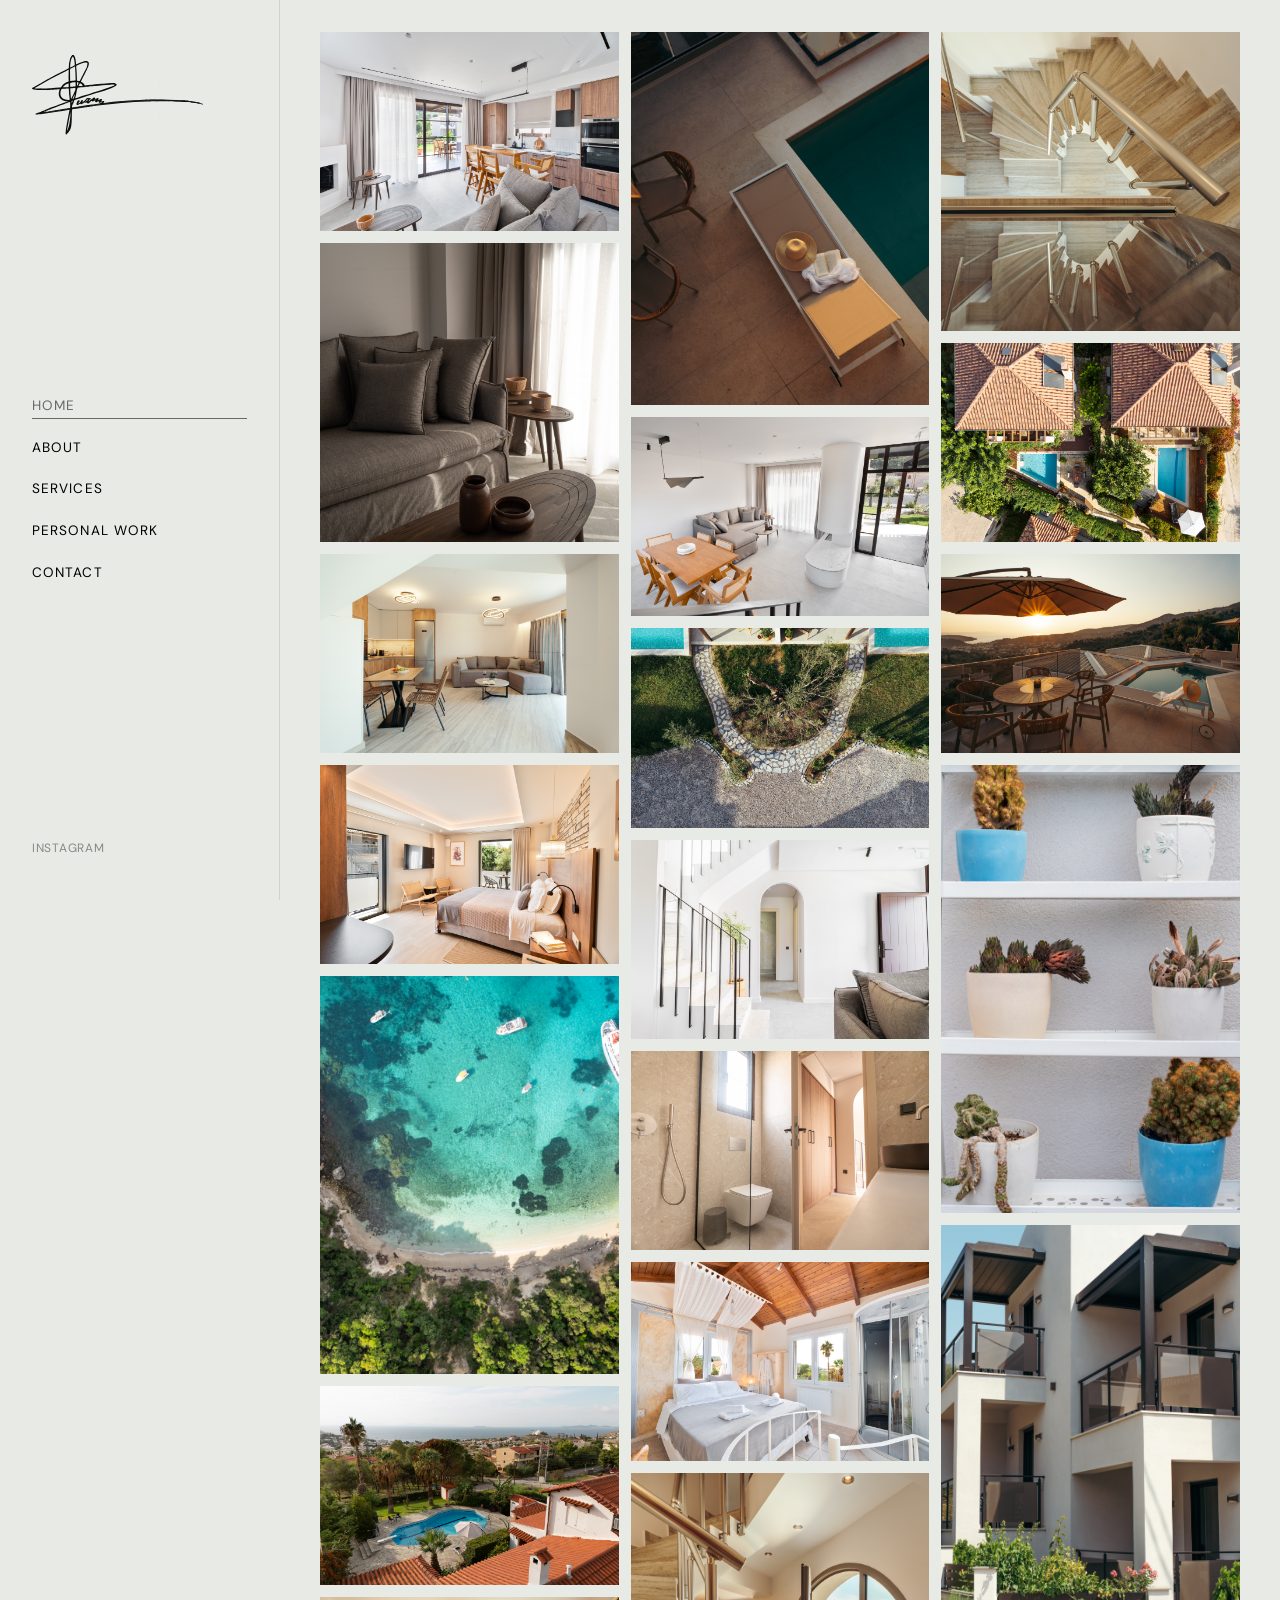
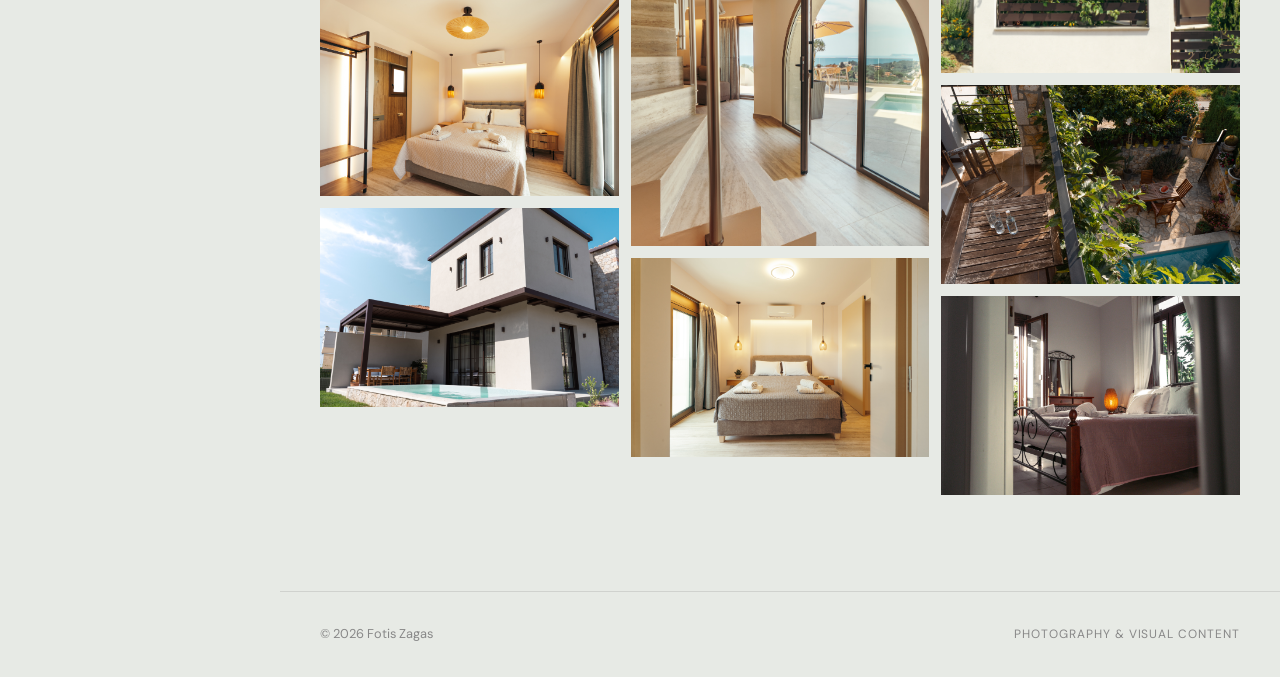
<file: index.html>
<!DOCTYPE html>
<html lang="en">
<head>
  <meta charset="UTF-8" />
  <meta name="viewport" content="width=device-width, initial-scale=1.0" />
  <title>Fotis Zagas — Photography</title>
  <meta name="description" content="Professional architectural photography, drone sessions, 3D virtual tours, and video production. Capturing spaces with precision and artistry." />

  <!-- Google Fonts -->
  <link rel="preconnect" href="https://fonts.googleapis.com" />
  <link rel="preconnect" href="https://fonts.gstatic.com" crossorigin />
  <link href="https://fonts.googleapis.com/css2?family=Cormorant+Garamond:ital,wght@0,300;0,400;0,500;0,600;1,300;1,400&family=DM+Sans:wght@300;400;500&display=swap" rel="stylesheet" />

  <link rel="icon" type="image/x-icon" href="logo.ico" />
  <link rel="stylesheet" href="style.css" />
</head>
<body>

  <!-- ===================== SIDEBAR NAVIGATION ===================== -->
  <aside class="sidebar" id="sidebar">
    <a href="index.html" class="sidebar__logo">
      <img src="assets/logo.svg" alt="Fotis Zagas — Photography" />
    </a>

    <nav class="sidebar__nav">
      <a href="index.html" class="sidebar__link">Home</a>
      <a href="about.html" class="sidebar__link">About</a>
      <a href="services.html" class="sidebar__link">Services</a>
      <a href="personal-work.html" class="sidebar__link">Personal Work</a>
      <a href="contact.html" class="sidebar__link">Contact</a>
    </nav>

    <div class="sidebar__footer">
      <a href="https://www.instagram.com/fotis_zagas/" target="_blank" rel="noopener noreferrer" class="sidebar__social">Instagram</a>
    </div>
  </aside>

  <!-- ===================== MOBILE HEADER ===================== -->
  <header class="mobile-header" id="mobile-header">
    <a href="index.html" class="mobile-header__logo">
      <img src="assets/logo.svg" alt="Fotis Zagas" />
    </a>
    <button class="hamburger" id="hamburger" aria-label="Toggle menu" aria-expanded="false">
      <span class="hamburger__line"></span>
      <span class="hamburger__line"></span>
      <span class="hamburger__line"></span>
    </button>
  </header>

  <!-- Mobile Drawer Overlay -->
  <div class="mobile-drawer" id="mobile-drawer">
    <nav class="mobile-drawer__nav">
      <a href="index.html" class="mobile-drawer__link">Home</a>
      <a href="about.html" class="mobile-drawer__link">About</a>
      <a href="services.html" class="mobile-drawer__link">Services</a>
      <a href="personal-work.html" class="mobile-drawer__link">Personal Work</a>
      <a href="contact.html" class="mobile-drawer__link">Contact</a>
    </nav>
  </div>


  <!-- ===================== MAIN CONTENT ===================== -->
  <main class="main" id="main">

    <!-- ========== HERO SECTION ========== -->
    <section class="hero" id="hero">
      <div class="hero-grid">
        <div class="hero-grid__item reveal"><img src="assets/home/hero-1.jpg" alt="Architectural photograph" loading="lazy" /></div>
        <div class="hero-grid__item reveal"><img src="assets/home/hero-2.jpg" alt="Architectural photograph" loading="lazy" /></div>
        <div class="hero-grid__item reveal"><img src="assets/home/hero-3.jpg" alt="Architectural photograph" loading="lazy" /></div>
        <div class="hero-grid__item reveal"><img src="assets/home/hero-4.jpg" alt="Architectural photograph" loading="lazy" /></div>
        <div class="hero-grid__item reveal"><img src="assets/home/hero-5.jpg" alt="Architectural photograph" loading="lazy" /></div>
        <div class="hero-grid__item reveal"><img src="assets/home/hero-6.jpg" alt="Architectural photograph" loading="lazy" /></div>
        <div class="hero-grid__item reveal"><img src="assets/home/hero-7.jpg" alt="Architectural photograph" loading="lazy" /></div>
        <div class="hero-grid__item reveal"><img src="assets/home/hero-8.jpg" alt="Architectural photograph" loading="lazy" /></div>
        <div class="hero-grid__item reveal"><img src="assets/home/hero-9.jpg" alt="Architectural photograph" loading="lazy" /></div>
        <div class="hero-grid__item reveal"><img src="assets/home/hero-10.jpg" alt="Architectural photograph" loading="lazy" /></div>
        <div class="hero-grid__item reveal"><img src="assets/home/hero-11.jpg" alt="Architectural photograph" loading="lazy" /></div>
        <div class="hero-grid__item reveal"><img src="assets/home/hero-12.jpg" alt="Architectural photograph" loading="lazy" /></div>
        <div class="hero-grid__item reveal"><img src="assets/home/hero-13.jpg" alt="Architectural photograph" loading="lazy" /></div>
        <div class="hero-grid__item reveal"><img src="assets/home/hero-14.jpg" alt="Architectural photograph" loading="lazy" /></div>
        <div class="hero-grid__item reveal"><img src="assets/home/hero-15.jpg" alt="Architectural photograph" loading="lazy" /></div>
        <div class="hero-grid__item reveal"><img src="assets/home/hero-16.jpg" alt="Architectural photograph" loading="lazy" /></div>
        <div class="hero-grid__item reveal"><img src="assets/home/hero-17.jpg" alt="Architectural photograph" loading="lazy" /></div>
        <div class="hero-grid__item reveal"><img src="assets/home/hero-18.jpg" alt="Architectural photograph" loading="lazy" /></div>
        <div class="hero-grid__item reveal"><img src="assets/home/hero-19.jpg" alt="Architectural photograph" loading="lazy" /></div>
        <div class="hero-grid__item reveal"><img src="assets/home/hero-20.jpg" alt="Architectural photograph" loading="lazy" /></div>
        <div class="hero-grid__item reveal"><img src="assets/home/hero-21.jpg" alt="Architectural photograph" loading="lazy" /></div>
        <div class="hero-grid__item reveal"><img src="assets/home/hero-22.jpg" alt="Architectural photograph" loading="lazy" /></div>
        <div class="hero-grid__item reveal"><img src="assets/home/hero-23.jpg" alt="Architectural photograph" loading="lazy" /></div>
      </div>
    </section>


    <!-- ========== FOOTER ========== -->
    <footer class="footer">
      <div class="footer__inner">
        <span class="footer__copy">&copy; <span id="year"></span> Fotis Zagas</span>
        <span class="footer__tagline">Photography &amp; Visual Content</span>
      </div>
    </footer>

  </main>

  <script src="script.js"></script>
</body>
</html>
</file>
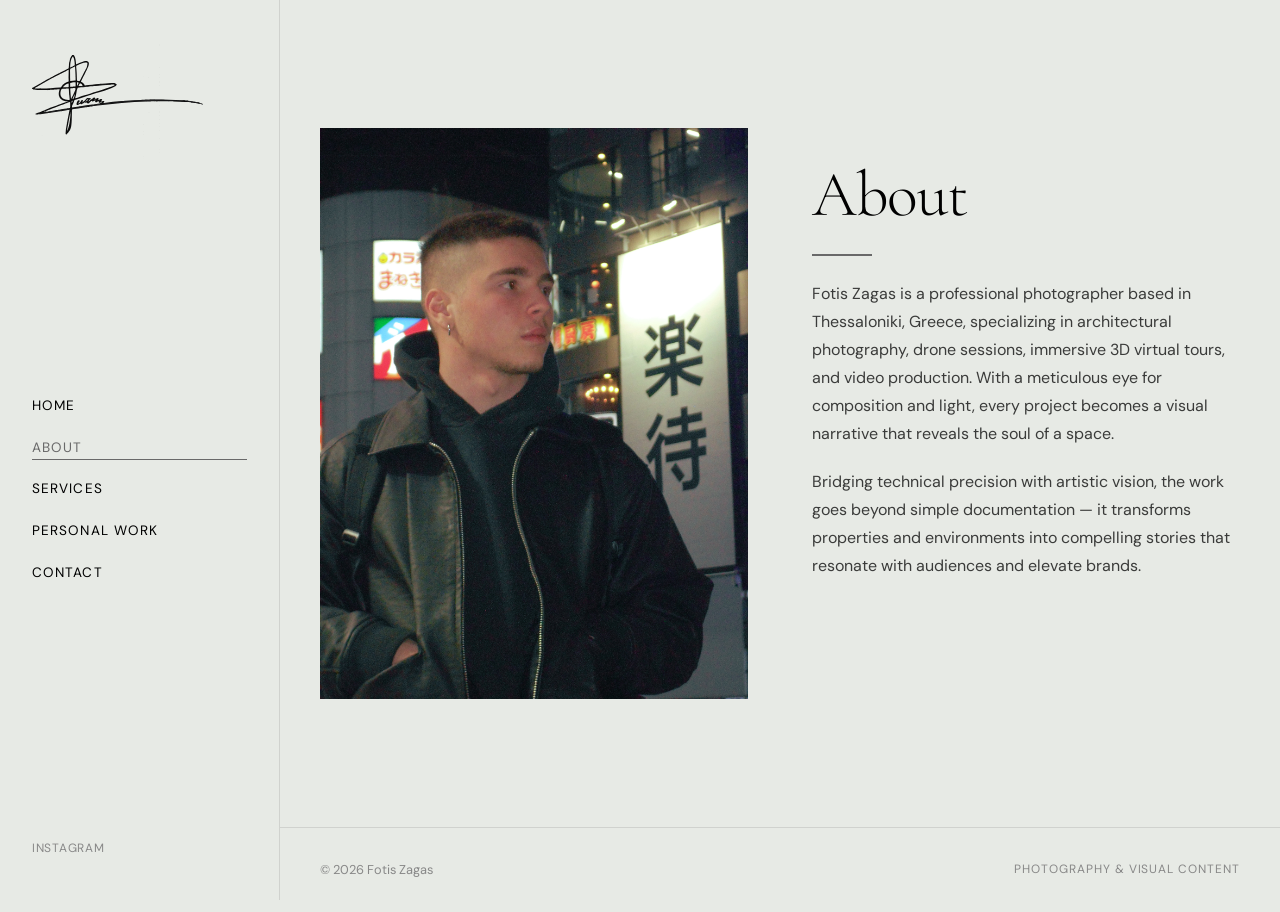
<file: about.html>
<!DOCTYPE html>
<html lang="en">
<head>
  <meta charset="UTF-8" />
  <meta name="viewport" content="width=device-width, initial-scale=1.0" />
  <title>About — Fotis Zagas Photography</title>
  <meta name="description" content="Learn about Fotis Zagas, a professional photographer based in Thessaloniki, Greece, specializing in architectural photography and visual content." />

  <!-- Google Fonts -->
  <link rel="preconnect" href="https://fonts.googleapis.com" />
  <link rel="preconnect" href="https://fonts.gstatic.com" crossorigin />
  <link href="https://fonts.googleapis.com/css2?family=Cormorant+Garamond:ital,wght@0,300;0,400;0,500;0,600;1,300;1,400&family=DM+Sans:wght@300;400;500&display=swap" rel="stylesheet" />

  <link rel="icon" type="image/x-icon" href="logo.ico" />
  <link rel="stylesheet" href="style.css" />
</head>
<body>

  <!-- ===================== SIDEBAR NAVIGATION ===================== -->
  <aside class="sidebar" id="sidebar">
    <a href="index.html" class="sidebar__logo">
      <img src="assets/logo.svg" alt="Fotis Zagas — Photography" />
    </a>

    <nav class="sidebar__nav">
      <a href="index.html" class="sidebar__link">Home</a>
      <a href="about.html" class="sidebar__link">About</a>
      <a href="services.html" class="sidebar__link">Services</a>
      <a href="personal-work.html" class="sidebar__link">Personal Work</a>
      <a href="contact.html" class="sidebar__link">Contact</a>
    </nav>

    <div class="sidebar__footer">
      <a href="https://www.instagram.com/fotis_zagas/" target="_blank" rel="noopener noreferrer" class="sidebar__social">Instagram</a>
    </div>
  </aside>

  <!-- ===================== MOBILE HEADER ===================== -->
  <header class="mobile-header" id="mobile-header">
    <a href="index.html" class="mobile-header__logo">
      <img src="assets/logo.svg" alt="Fotis Zagas" />
    </a>
    <button class="hamburger" id="hamburger" aria-label="Toggle menu" aria-expanded="false">
      <span class="hamburger__line"></span>
      <span class="hamburger__line"></span>
      <span class="hamburger__line"></span>
    </button>
  </header>

  <!-- Mobile Drawer Overlay -->
  <div class="mobile-drawer" id="mobile-drawer">
    <nav class="mobile-drawer__nav">
      <a href="index.html" class="mobile-drawer__link">Home</a>
      <a href="about.html" class="mobile-drawer__link">About</a>
      <a href="services.html" class="mobile-drawer__link">Services</a>
      <a href="personal-work.html" class="mobile-drawer__link">Personal Work</a>
      <a href="contact.html" class="mobile-drawer__link">Contact</a>
    </nav>
  </div>


  <!-- ===================== MAIN CONTENT ===================== -->
  <main class="main" id="main">

    <!-- ========== ABOUT SECTION ========== -->
    <section class="about" id="about">
      <div class="about__grid">
        <!-- Portrait Image -->
        <div class="about__image reveal">
          <img src="assets/fotis.jpg" alt="Fotis Zagas — Photographer" loading="lazy" />
        </div>

        <!-- Text Content -->
        <div class="about__content">
          <h2 class="section-heading reveal">About</h2>
          <div class="accent-line reveal"></div>
          <p class="about__text reveal">
            Fotis Zagas is a professional photographer based in Thessaloniki, Greece,
            specializing in architectural photography, drone sessions, immersive 3D
            virtual tours, and video production. With a meticulous eye for composition
            and light, every project becomes a visual narrative that reveals the soul
            of a space.
          </p>
          <p class="about__text reveal">
            Bridging technical precision with artistic vision, the work goes beyond
            simple documentation — it transforms properties and environments into
            compelling stories that resonate with audiences and elevate brands.
          </p>
        </div>
      </div>
    </section>


    <!-- ========== FOOTER ========== -->
    <footer class="footer">
      <div class="footer__inner">
        <span class="footer__copy">&copy; <span id="year"></span> Fotis Zagas</span>
        <span class="footer__tagline">Photography &amp; Visual Content</span>
      </div>
    </footer>

  </main>

  <script src="script.js"></script>
</body>
</html>
</file>
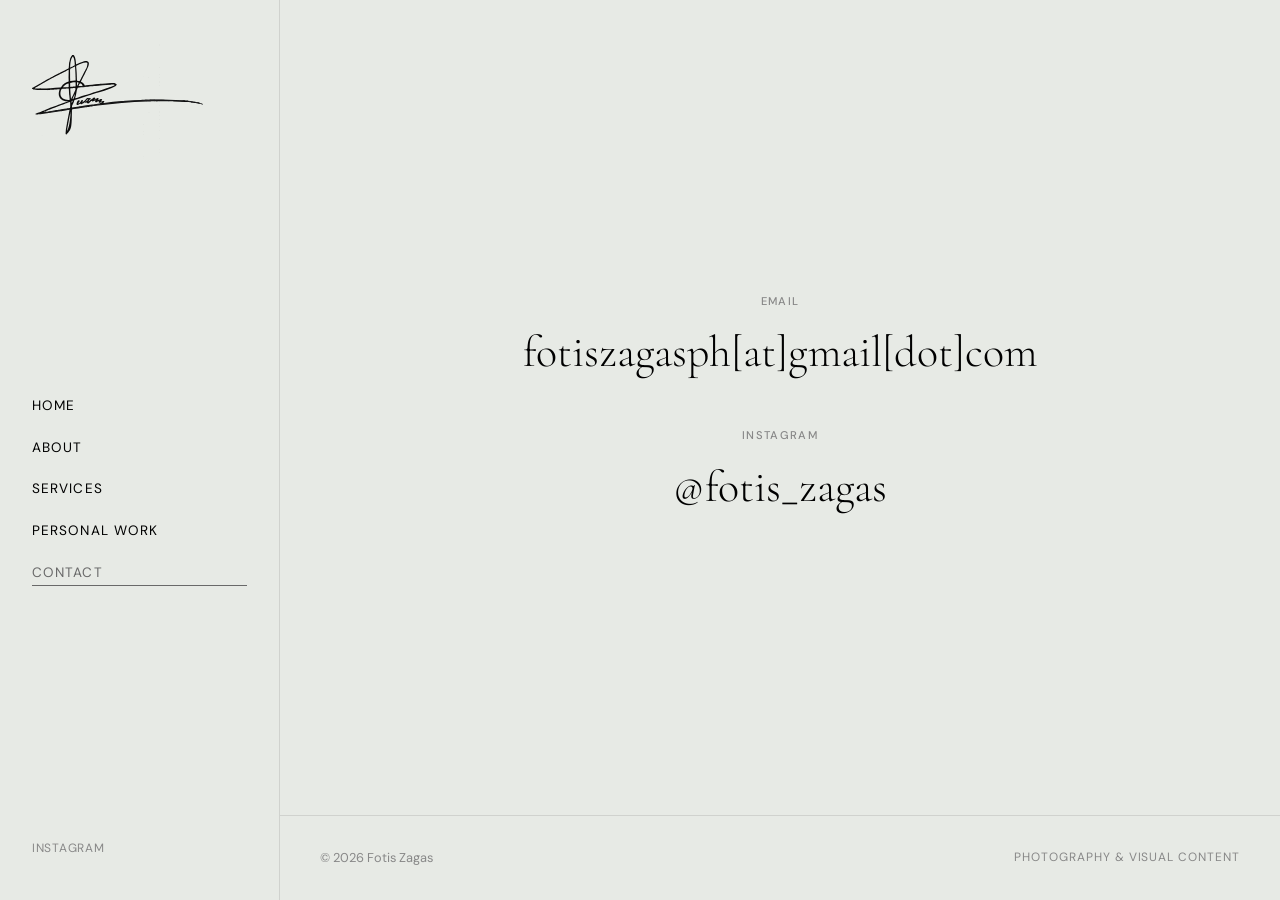
<file: contact.html>
<!DOCTYPE html>
<html lang="en">
<head>
  <meta charset="UTF-8" />
  <meta name="viewport" content="width=device-width, initial-scale=1.0" />
  <title>Contact — Fotis Zagas Photography</title>
  <meta name="description" content="Get in touch with Fotis Zagas for architectural photography, drone sessions, 3D virtual tours, and video production." />

  <!-- Google Fonts -->
  <link rel="preconnect" href="https://fonts.googleapis.com" />
  <link rel="preconnect" href="https://fonts.gstatic.com" crossorigin />
  <link href="https://fonts.googleapis.com/css2?family=Cormorant+Garamond:ital,wght@0,300;0,400;0,500;0,600;1,300;1,400&family=DM+Sans:wght@300;400;500&display=swap" rel="stylesheet" />

  <link rel="icon" type="image/x-icon" href="logo.ico" />
  <link rel="stylesheet" href="style.css" />
</head>
<body>

  <!-- ===================== SIDEBAR NAVIGATION ===================== -->
  <aside class="sidebar" id="sidebar">
    <a href="index.html" class="sidebar__logo">
      <img src="assets/logo.svg" alt="Fotis Zagas — Photography" />
    </a>

    <nav class="sidebar__nav">
      <a href="index.html" class="sidebar__link">Home</a>
      <a href="about.html" class="sidebar__link">About</a>
      <a href="services.html" class="sidebar__link">Services</a>
      <a href="personal-work.html" class="sidebar__link">Personal Work</a>
      <a href="contact.html" class="sidebar__link">Contact</a>
    </nav>

    <div class="sidebar__footer">
      <a href="https://www.instagram.com/fotis_zagas/" target="_blank" rel="noopener noreferrer" class="sidebar__social">Instagram</a>
    </div>
  </aside>

  <!-- ===================== MOBILE HEADER ===================== -->
  <header class="mobile-header" id="mobile-header">
    <a href="index.html" class="mobile-header__logo">
      <img src="assets/logo.svg" alt="Fotis Zagas" />
    </a>
    <button class="hamburger" id="hamburger" aria-label="Toggle menu" aria-expanded="false">
      <span class="hamburger__line"></span>
      <span class="hamburger__line"></span>
      <span class="hamburger__line"></span>
    </button>
  </header>

  <!-- Mobile Drawer Overlay -->
  <div class="mobile-drawer" id="mobile-drawer">
    <nav class="mobile-drawer__nav">
      <a href="index.html" class="mobile-drawer__link">Home</a>
      <a href="about.html" class="mobile-drawer__link">About</a>
      <a href="services.html" class="mobile-drawer__link">Services</a>
      <a href="personal-work.html" class="mobile-drawer__link">Personal Work</a>
      <a href="contact.html" class="mobile-drawer__link">Contact</a>
    </nav>
  </div>


  <!-- ===================== MAIN CONTENT ===================== -->
  <main class="main main--full-height" id="main">

    <!-- ========== CONTACT SECTION ========== -->
    <section class="contact contact--centered" id="contact">
      <div class="contact__blocks reveal">
        <div class="contact__block">
          <span class="contact__label">Email</span>
          <a href="mailto:fotiszagasph@gmail.com" class="contact__value">fotiszagasph[at]gmail[dot]com</a>
        </div>

        <div class="contact__block">
          <span class="contact__label">Instagram</span>
          <a href="https://www.instagram.com/fotis_zagas/" target="_blank" rel="noopener noreferrer" class="contact__value">@fotis_zagas</a>
        </div>
      </div>
    </section>


    <!-- ========== FOOTER ========== -->
    <footer class="footer">
      <div class="footer__inner">
        <span class="footer__copy">&copy; <span id="year"></span> Fotis Zagas</span>
        <span class="footer__tagline">Photography &amp; Visual Content</span>
      </div>
    </footer>

  </main>

  <script src="script.js"></script>
</body>
</html>
</file>
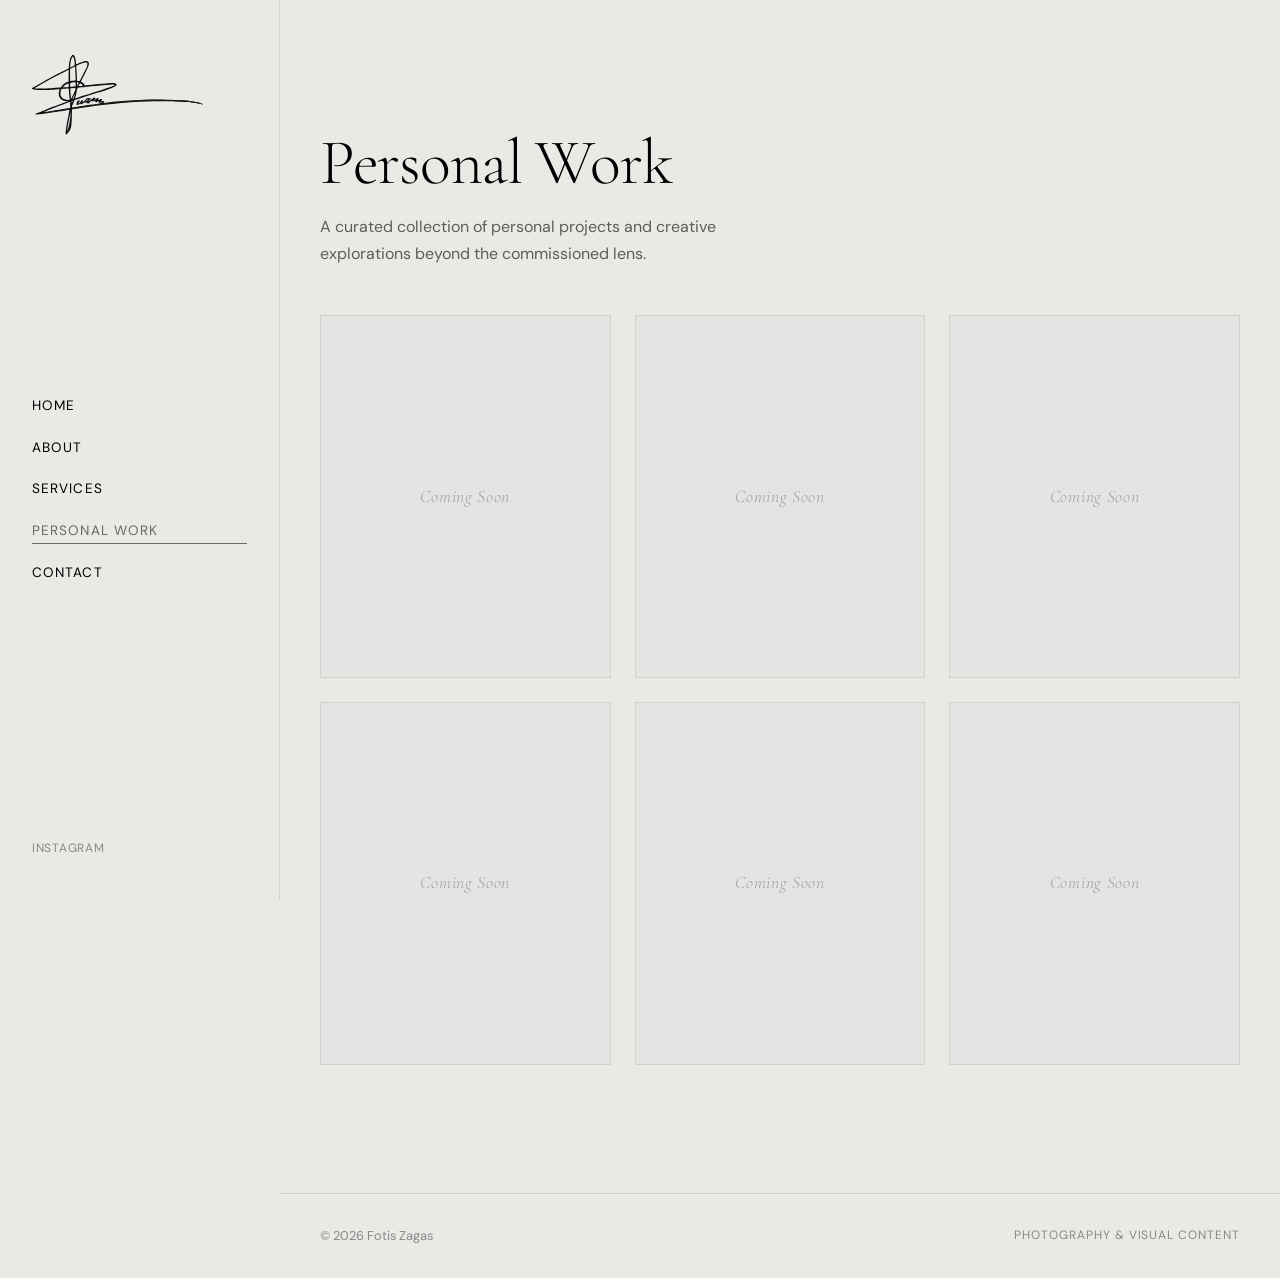
<file: personal-work.html>
<!DOCTYPE html>
<html lang="en">
<head>
  <meta charset="UTF-8" />
  <meta name="viewport" content="width=device-width, initial-scale=1.0" />
  <title>Personal Work — Fotis Zagas Photography</title>
  <meta name="description" content="A curated collection of personal projects and creative explorations by Fotis Zagas, beyond the commissioned lens." />

  <!-- Google Fonts -->
  <link rel="preconnect" href="https://fonts.googleapis.com" />
  <link rel="preconnect" href="https://fonts.gstatic.com" crossorigin />
  <link href="https://fonts.googleapis.com/css2?family=Cormorant+Garamond:ital,wght@0,300;0,400;0,500;0,600;1,300;1,400&family=DM+Sans:wght@300;400;500&display=swap" rel="stylesheet" />

  <link rel="icon" type="image/x-icon" href="logo.ico" />
  <link rel="stylesheet" href="style.css" />
</head>
<body>

  <!-- ===================== SIDEBAR NAVIGATION ===================== -->
  <aside class="sidebar" id="sidebar">
    <a href="index.html" class="sidebar__logo">
      <img src="assets/logo.svg" alt="Fotis Zagas — Photography" />
    </a>

    <nav class="sidebar__nav">
      <a href="index.html" class="sidebar__link">Home</a>
      <a href="about.html" class="sidebar__link">About</a>
      <a href="services.html" class="sidebar__link">Services</a>
      <a href="personal-work.html" class="sidebar__link">Personal Work</a>
      <a href="contact.html" class="sidebar__link">Contact</a>
    </nav>

    <div class="sidebar__footer">
      <a href="https://www.instagram.com/fotis_zagas/" target="_blank" rel="noopener noreferrer" class="sidebar__social">Instagram</a>
    </div>
  </aside>

  <!-- ===================== MOBILE HEADER ===================== -->
  <header class="mobile-header" id="mobile-header">
    <a href="index.html" class="mobile-header__logo">
      <img src="assets/logo.svg" alt="Fotis Zagas" />
    </a>
    <button class="hamburger" id="hamburger" aria-label="Toggle menu" aria-expanded="false">
      <span class="hamburger__line"></span>
      <span class="hamburger__line"></span>
      <span class="hamburger__line"></span>
    </button>
  </header>

  <!-- Mobile Drawer Overlay -->
  <div class="mobile-drawer" id="mobile-drawer">
    <nav class="mobile-drawer__nav">
      <a href="index.html" class="mobile-drawer__link">Home</a>
      <a href="about.html" class="mobile-drawer__link">About</a>
      <a href="services.html" class="mobile-drawer__link">Services</a>
      <a href="personal-work.html" class="mobile-drawer__link">Personal Work</a>
      <a href="contact.html" class="mobile-drawer__link">Contact</a>
    </nav>
  </div>


  <!-- ===================== MAIN CONTENT ===================== -->
  <main class="main" id="main">

    <!-- ========== PERSONAL WORK SECTION ========== -->
    <section class="personal-work" id="personal-work">
      <div class="personal-work__header reveal">
        <h2 class="section-heading">Personal Work</h2>
        <p class="personal-work__subtitle">
          A curated collection of personal projects and creative explorations
          beyond the commissioned lens.
        </p>
      </div>

      <div class="personal-work__grid">
        <div class="personal-work__card reveal"><div class="personal-work__placeholder"><span>Coming Soon</span></div></div>
        <div class="personal-work__card reveal"><div class="personal-work__placeholder"><span>Coming Soon</span></div></div>
        <div class="personal-work__card reveal"><div class="personal-work__placeholder"><span>Coming Soon</span></div></div>
        <div class="personal-work__card reveal"><div class="personal-work__placeholder"><span>Coming Soon</span></div></div>
        <div class="personal-work__card reveal"><div class="personal-work__placeholder"><span>Coming Soon</span></div></div>
        <div class="personal-work__card reveal"><div class="personal-work__placeholder"><span>Coming Soon</span></div></div>
      </div>
    </section>


    <!-- ========== FOOTER ========== -->
    <footer class="footer">
      <div class="footer__inner">
        <span class="footer__copy">&copy; <span id="year"></span> Fotis Zagas</span>
        <span class="footer__tagline">Photography &amp; Visual Content</span>
      </div>
    </footer>

  </main>

  <script src="script.js"></script>
</body>
</html>
</file>
<file: style.css>
/* ============================================================
   FOTIS ZAGAS — Photography Portfolio
   Vanilla CSS3  |  Minimalist Editorial Design
   ============================================================ */

/* ---------- CSS Custom Properties ---------- */
:root {
  --color-bg: #E7EAE5;
  --color-black: #000000;
  --color-white: #FFFFFF;
  --color-accent: #696969;
  --color-gray: #888888;
  --color-border: rgba(0, 0, 0, 0.1);

  --font-serif: 'Cormorant Garamond', 'Georgia', 'Times New Roman', serif;
  --font-sans: 'DM Sans', 'Helvetica Neue', 'Arial', sans-serif;

  --sidebar-width: 280px;
  --transition-base: 0.35s cubic-bezier(0.25, 0.1, 0.25, 1);
  --transition-fast: 0.2s ease;
}


/* ---------- Reset & Base ---------- */
*,
*::before,
*::after {
  margin: 0;
  padding: 0;
  box-sizing: border-box;
}

html {
  scroll-behavior: smooth;
  -webkit-font-smoothing: antialiased;
  -moz-osx-font-smoothing: grayscale;
}

body {
  font-family: var(--font-sans);
  font-weight: 400;
  font-size: 16px;
  line-height: 1.6;
  color: var(--color-black);
  background-color: var(--color-bg);
  overflow-x: hidden;
}

/* Selection */
::selection {
  background-color: var(--color-accent);
  color: var(--color-white);
}

/* Custom scrollbar */
::-webkit-scrollbar {
  width: 6px;
}
::-webkit-scrollbar-track {
  background: transparent;
}
::-webkit-scrollbar-thumb {
  background: rgba(0, 0, 0, 0.2);
  border-radius: 3px;
}

img {
  display: block;
  max-width: 100%;
  height: auto;
}

a {
  text-decoration: none;
  color: inherit;
}


/* ============================================================
   SIDEBAR — Fixed Left Navigation (Desktop)
   ============================================================ */
.sidebar {
  position: fixed;
  top: 0;
  left: 0;
  width: var(--sidebar-width);
  height: 100vh;
  background-color: var(--color-bg);
  display: flex;
  flex-direction: column;
  justify-content: space-between;
  padding: 2.5rem 2rem;
  z-index: 100;
  border-right: 1px solid var(--color-border);
}

.sidebar__logo {
  display: block;
  width: 100%;
  max-width: 180px;
  transition: opacity var(--transition-fast);
}

.sidebar__logo:hover {
  opacity: 0.7;
}

.sidebar__logo img {
  width: 100%;
  height: auto;
}

.sidebar__nav {
  display: flex;
  flex-direction: column;
  gap: 1.25rem;
}

.sidebar__link {
  font-family: var(--font-sans);
  font-size: 0.85rem;
  font-weight: 400;
  letter-spacing: 0.08em;
  text-transform: uppercase;
  color: var(--color-black);
  transition: color var(--transition-base);
  position: relative;
}

.sidebar__link::after {
  content: '';
  position: absolute;
  bottom: -2px;
  left: 0;
  width: 0;
  height: 1px;
  background-color: var(--color-accent);
  transition: width var(--transition-base);
}

.sidebar__link:hover {
  color: var(--color-accent);
}

.sidebar__link:hover::after {
  width: 100%;
}

.sidebar__footer {
  padding-top: 1rem;
}

.sidebar__social {
  font-size: 0.75rem;
  font-weight: 400;
  letter-spacing: 0.06em;
  text-transform: uppercase;
  color: var(--color-gray);
  transition: color var(--transition-base);
}

.sidebar__social:hover {
  color: var(--color-accent);
}

/* Active page link */
.sidebar__link--active {
  color: var(--color-accent);
}

.sidebar__link--active::after {
  width: 100%;
}

.mobile-drawer__link--active {
  color: var(--color-accent);
}


/* ============================================================
   MOBILE HEADER & DRAWER
   ============================================================ */
.mobile-header {
  display: none; /* Shown only on mobile */
  position: fixed;
  top: 0;
  left: 0;
  right: 0;
  height: 60px;
  background-color: var(--color-bg);
  z-index: 200;
  align-items: center;
  justify-content: space-between;
  padding: 0 1.25rem;
  border-bottom: 1px solid var(--color-border);
  transition: background-color var(--transition-base),
              backdrop-filter var(--transition-base);
}

.mobile-header--scrolled {
  background-color: rgba(231, 234, 229, 0.85);
  backdrop-filter: blur(12px);
  -webkit-backdrop-filter: blur(12px);
}

.mobile-header__logo {
  display: block;
  height: 28px;
}

.mobile-header__logo img {
  height: 100%;
  width: auto;
}

/* Hamburger button */
.hamburger {
  display: flex;
  flex-direction: column;
  justify-content: center;
  align-items: center;
  gap: 5px;
  width: 36px;
  height: 36px;
  background: none;
  border: none;
  cursor: pointer;
  padding: 0;
  z-index: 210;
}

.hamburger__line {
  display: block;
  width: 22px;
  height: 1.5px;
  background-color: var(--color-black);
  transition: transform var(--transition-base),
              opacity var(--transition-fast);
  transform-origin: center;
}

/* Hamburger → X transformation */
.hamburger--active .hamburger__line:nth-child(1) {
  transform: translateY(6.5px) rotate(45deg);
}
.hamburger--active .hamburger__line:nth-child(2) {
  opacity: 0;
}
.hamburger--active .hamburger__line:nth-child(3) {
  transform: translateY(-6.5px) rotate(-45deg);
}

/* Mobile drawer overlay */
.mobile-drawer {
  position: fixed;
  inset: 0;
  background-color: var(--color-bg);
  z-index: 190;
  display: flex;
  align-items: center;
  justify-content: center;
  opacity: 0;
  visibility: hidden;
  transition: opacity var(--transition-base),
              visibility var(--transition-base);
}

.mobile-drawer--open {
  opacity: 1;
  visibility: visible;
}

.mobile-drawer__nav {
  display: flex;
  flex-direction: column;
  align-items: center;
  gap: 2rem;
}

.mobile-drawer__link {
  font-family: var(--font-serif);
  font-size: 2rem;
  font-weight: 300;
  color: var(--color-black);
  transition: color var(--transition-base);
  transform: translateY(20px);
  opacity: 0;
  transition: color var(--transition-base),
              transform 0.4s cubic-bezier(0.25, 0.1, 0.25, 1),
              opacity 0.4s cubic-bezier(0.25, 0.1, 0.25, 1);
}

.mobile-drawer--open .mobile-drawer__link {
  transform: translateY(0);
  opacity: 1;
}

/* Stagger the link animations */
.mobile-drawer--open .mobile-drawer__link:nth-child(1) { transition-delay: 0.05s; }
.mobile-drawer--open .mobile-drawer__link:nth-child(2) { transition-delay: 0.1s; }
.mobile-drawer--open .mobile-drawer__link:nth-child(3) { transition-delay: 0.15s; }
.mobile-drawer--open .mobile-drawer__link:nth-child(4) { transition-delay: 0.2s; }

.mobile-drawer__link:hover {
  color: var(--color-accent);
}


/* ============================================================
   MAIN CONTENT AREA
   ============================================================ */
.main {
  margin-left: var(--sidebar-width);
  min-height: 100vh;
}


/* ============================================================
   SCROLL REVEAL ANIMATION
   ============================================================ */
.reveal {
  opacity: 0;
  transform: translateY(40px);
  transition: opacity 0.8s cubic-bezier(0.25, 0.1, 0.25, 1),
              transform 0.8s cubic-bezier(0.25, 0.1, 0.25, 1);
}

.reveal--visible {
  opacity: 1;
  transform: translateY(0);
}


/* ============================================================
   HERO — Uniform Photo Grid
   ============================================================ */
.hero {
  padding: 2rem 2.5rem 6rem;
}

.hero-grid {
  columns: 3;
  column-gap: 12px;
}

.hero-grid__item {
  break-inside: avoid;
  margin-bottom: 12px;
  position: relative;
  overflow: hidden;
}

.hero-grid__item img {
  width: 100%;
  height: auto;
  display: block;
  transition: transform 0.6s cubic-bezier(0.25, 0.1, 0.25, 1);
}

/* Hover: subtle scale + green accent overlay */
.hero-grid__item::after {
  content: '';
  position: absolute;
  inset: 0;
  background-color: var(--color-accent);
  opacity: 0;
  transition: opacity 0.4s ease;
  pointer-events: none;
}

.hero-grid__item:hover img {
  transform: scale(1.03);
}

.hero-grid__item:hover::after {
  opacity: 0.08;
}


/* ============================================================
   SHARED SECTION STYLES
   ============================================================ */
.section-heading {
  font-family: var(--font-serif);
  font-weight: 300;
  font-size: clamp(2.5rem, 5vw, 4.5rem);
  line-height: 1.1;
  letter-spacing: -0.02em;
  color: var(--color-black);
}

.section-heading--light {
  color: var(--color-white);
}

.accent-line {
  width: 60px;
  height: 2px;
  background-color: var(--color-accent);
  margin: 1.5rem 0;
}


/* ============================================================
   ABOUT SECTION
   ============================================================ */
.about {
  padding: 8rem 2.5rem;
}

.about__grid {
  display: grid;
  grid-template-columns: 1fr 1fr;
  gap: 4rem;
  align-items: start;
  max-width: 1100px;
}

.about__image {
  overflow: hidden;
  aspect-ratio: 3 / 4;
}

.about__image img {
  width: 100%;
  height: 100%;
  object-fit: cover;
  transition: transform 0.6s cubic-bezier(0.25, 0.1, 0.25, 1);
}

.about__image:hover img {
  transform: scale(1.02);
}

.about__content {
  padding-top: 2rem;
}

.about__text {
  font-size: 1rem;
  line-height: 1.75;
  color: rgba(0, 0, 0, 0.75);
  margin-bottom: 1.25rem;
  max-width: 500px;
}


/* ============================================================
   SERVICES SECTION
   ============================================================ */
.services {
  background-color: var(--color-black);
  color: var(--color-white);
  padding: 8rem 2.5rem;
}

.services__list {
  margin-top: 4rem;
  max-width: 900px;
}

.services__item {
  padding-bottom: 2.5rem;
}

.services__separator {
  width: 100%;
  height: 1px;
  background-color: rgba(255, 255, 255, 0.15);
  margin-bottom: 2rem;
}

.services__row {
  display: grid;
  grid-template-columns: 60px 1fr;
  gap: 0.5rem 1.5rem;
  align-items: baseline;
}

.services__number {
  font-family: var(--font-sans);
  font-size: 0.75rem;
  font-weight: 500;
  letter-spacing: 0.08em;
  color: rgba(255, 255, 255, 0.4);
  grid-row: 1 / 3;
  padding-top: 0.2rem;
}

.services__title {
  font-family: var(--font-serif);
  font-size: clamp(1.5rem, 3vw, 2.25rem);
  font-weight: 300;
  color: var(--color-white);
  transition: color var(--transition-base);
  cursor: pointer;
}

.services__title:hover {
  color: var(--color-accent);
}

.services--interactive .services__title::after {
  content: '↓';
  display: inline-block;
  margin-left: 0.6rem;
  font-family: var(--font-sans);
  font-size: 0.55em;
  font-weight: 300;
  vertical-align: middle;
  transition: transform 0.35s cubic-bezier(0.25, 0.1, 0.25, 1);
}

.services--interactive .services__item--open .services__title::after {
  transform: rotate(180deg);
}

.services__desc {
  font-size: 0.9rem;
  line-height: 1.65;
  color: rgba(255, 255, 255, 0.55);
  max-width: 480px;
}


/* ============================================================
   SERVICES — Inverted state (click on services page)
   ============================================================ */
.services--interactive {
  transition: background-color 0.5s cubic-bezier(0.25, 0.1, 0.25, 1);
}

/* Smooth color transitions on text so the inversion animates */
.services--interactive .section-heading--light,
.services--interactive .services__title,
.services--interactive .services__number,
.services--interactive .services__desc {
  transition: color 0.5s cubic-bezier(0.25, 0.1, 0.25, 1);
}

.services--interactive .services__separator {
  transition: background-color 0.5s cubic-bezier(0.25, 0.1, 0.25, 1);
}

.services--interactive.services--inverted {
  background-color: var(--color-white);
}

.services--interactive.services--inverted .section-heading--light {
  color: var(--color-black);
}

.services--interactive.services--inverted .services__title {
  color: var(--color-black);
}

.services--interactive.services--inverted .services__item:hover .services__title {
  color: var(--color-accent);
}

.services--interactive.services--inverted .services__separator {
  background-color: rgba(0, 0, 0, 0.12);
}

.services--interactive.services--inverted .services__number {
  color: rgba(0, 0, 0, 0.35);
}

.services--interactive.services--inverted .services__desc {
  color: rgba(0, 0, 0, 0.55);
}


/* ============================================================
   SERVICE ACCORDION DROPDOWN
   ============================================================ */
.services__item {
  cursor: pointer;
}

.services__dropdown {
  max-height: 0;
  overflow: hidden;
  transition: max-height 0.55s cubic-bezier(0.25, 0.1, 0.25, 1),
              padding 0.55s cubic-bezier(0.25, 0.1, 0.25, 1);
}

.services__item--open .services__dropdown {
  max-height: 480px;
  padding-bottom: 2.5rem;
}


/* ============================================================
   CAROUSEL
   ============================================================ */
.carousel {
  display: flex;
  align-items: center;
  gap: 1.25rem;
  padding-top: 1.5rem;
}

.carousel__viewport {
  flex: 1;
  overflow: hidden;
}

.carousel__track {
  display: flex;
  transition: transform 0.45s cubic-bezier(0.25, 0.1, 0.25, 1);
}

.carousel__slide {
  min-width: 100%;
  aspect-ratio: 16 / 9;
}

.carousel__slide img {
  width: 100%;
  height: 100%;
  object-fit: cover;
  display: block;
}

.carousel__btn {
  background: none;
  border: 1px solid var(--color-black);
  color: var(--color-black);
  width: 36px;
  height: 36px;
  cursor: pointer;
  font-size: 1rem;
  display: flex;
  align-items: center;
  justify-content: center;
  flex-shrink: 0;
  transition: opacity var(--transition-fast);
}

.carousel__btn:hover {
  opacity: 0.5;
}

.carousel__slide {
  cursor: zoom-in;
}


/* ============================================================
   LIGHTBOX
   ============================================================ */
.lightbox {
  position: fixed;
  inset: 0;
  z-index: 500;
  background-color: #ffffff;
  display: flex;
  align-items: center;
  justify-content: center;
  opacity: 0;
  visibility: hidden;
  transition: opacity 0.35s cubic-bezier(0.25, 0.1, 0.25, 1),
              visibility 0.35s cubic-bezier(0.25, 0.1, 0.25, 1);
}

.lightbox--open {
  opacity: 1;
  visibility: visible;
}

.lightbox__stage {
  display: flex;
  align-items: center;
  justify-content: center;
  max-width: 90vw;
  max-height: 90vh;
}

.lightbox__img {
  max-width: 90vw;
  max-height: 90vh;
  object-fit: contain;
  display: block;
  transition: opacity 0.25s ease;
}

.lightbox__img--fade {
  opacity: 0;
}

.lightbox__close {
  position: absolute;
  top: 1.5rem;
  right: 1.75rem;
  background: none;
  border: none;
  color: var(--color-black);
  font-size: 2rem;
  line-height: 1;
  cursor: pointer;
  transition: opacity var(--transition-fast);
  padding: 0;
}

.lightbox__close:hover {
  opacity: 0.6;
}

.lightbox__nav {
  position: absolute;
  top: 50%;
  transform: translateY(-50%);
  background: none;
  border: 1px solid rgba(0, 0, 0, 0.35);
  color: var(--color-black);
  width: 44px;
  height: 44px;
  cursor: pointer;
  font-size: 1.1rem;
  display: flex;
  align-items: center;
  justify-content: center;
  transition: border-color var(--transition-fast),
              opacity var(--transition-fast);
}

.lightbox__nav:hover {
  border-color: var(--color-black);
  opacity: 0.7;
}

.lightbox__nav--prev {
  left: 1.75rem;
}

.lightbox__nav--next {
  right: 1.75rem;
}


/* ============================================================
   PERSONAL WORK SECTION
   ============================================================ */
.personal-work {
  padding: 8rem 2.5rem;
}

.personal-work__header {
  margin-bottom: 3rem;
}

.personal-work__subtitle {
  font-size: 1rem;
  color: rgba(0, 0, 0, 0.6);
  max-width: 450px;
  margin-top: 1rem;
  line-height: 1.65;
}

.personal-work__grid {
  display: grid;
  grid-template-columns: repeat(3, 1fr);
  gap: 1.5rem;
}

.personal-work__card {
  border: 1px solid var(--color-border);
  overflow: hidden;
  transition: border-color var(--transition-base);
}

.personal-work__card:hover {
  border-color: var(--color-accent);
}

.personal-work__placeholder {
  aspect-ratio: 4 / 5;
  display: flex;
  align-items: center;
  justify-content: center;
  background-color: rgba(0, 0, 0, 0.02);
  position: relative;
}

.personal-work__placeholder span {
  font-family: var(--font-serif);
  font-size: 1.1rem;
  font-weight: 300;
  font-style: italic;
  color: rgba(0, 0, 0, 0.3);
  letter-spacing: 0.04em;
}


/* ============================================================
   CONTACT SECTION
   ============================================================ */

/* Full-height layout for the contact page */
.main--full-height {
  display: flex;
  flex-direction: column;
  min-height: 100vh;
}

.main--full-height .contact--centered {
  flex: 1;
  display: flex;
  align-items: center;
  justify-content: center;
}

.contact {
  padding: 8rem 2.5rem;
  border-top: 1px solid var(--color-border);
}

/* Minimal centered variant */
.contact--centered {
  padding: 4rem 2.5rem;
  border-top: none;
  text-align: center;
}

.contact__blocks {
  display: flex;
  flex-direction: column;
  gap: 2.5rem;
  align-items: center;
}

.contact__grid {
  display: grid;
  grid-template-columns: 1fr 1fr;
  gap: 4rem;
  align-items: start;
  max-width: 1100px;
}

.contact__right {
  display: flex;
  flex-direction: column;
  gap: 2.5rem;
  padding-top: 1rem;
}

.contact__block {
  display: flex;
  flex-direction: column;
  gap: 0.4rem;
}

.contact__label {
  font-size: 0.7rem;
  font-weight: 500;
  letter-spacing: 0.12em;
  text-transform: uppercase;
  color: var(--color-gray);
}

.contact__value {
  font-family: var(--font-serif);
  font-size: clamp(1.75rem, 3.5vw, 2.75rem);
  font-weight: 300;
  color: var(--color-black);
  transition: color var(--transition-base);
}

.contact__value:hover {
  color: var(--color-accent);
}


/* ============================================================
   FOOTER
   ============================================================ */
.footer {
  border-top: 1px solid var(--color-border);
  padding: 2rem 2.5rem;
}

.footer__inner {
  display: flex;
  justify-content: space-between;
  align-items: center;
}

.footer__copy {
  font-size: 0.8rem;
  color: var(--color-gray);
}

.footer__tagline {
  font-size: 0.75rem;
  letter-spacing: 0.08em;
  text-transform: uppercase;
  color: var(--color-gray);
}

/* Dark footer — used on pages with black background (Services) */
.footer--dark {
  background-color: var(--color-black);
  border-top-color: rgba(255, 255, 255, 0.1);
}

.footer--dark .footer__copy,
.footer--dark .footer__tagline {
  color: rgba(255, 255, 255, 0.4);
}


/* ============================================================
   RESPONSIVE — Tablet (≤ 1024px)
   ============================================================ */
@media (max-width: 1024px) {
  .hero {
    padding: 2rem 1.5rem 4rem;
  }

  .about__grid,
  .contact__grid {
    gap: 3rem;
  }

  .personal-work__grid {
    grid-template-columns: repeat(2, 1fr);
  }
}


/* ============================================================
   RESPONSIVE — Small screens: hero switches to 2 columns
   ============================================================ */
@media (max-width: 600px) {
  .hero-grid {
    columns: 2;
    column-gap: 12px;
  }

  .hero-grid__item {
    margin-bottom: 12px;
  }
}


/* ============================================================
   RESPONSIVE — Mobile (≤ 768px)
   ============================================================ */
@media (max-width: 768px) {
  /* Hide sidebar, show mobile header */
  .sidebar {
    display: none;
  }

  .mobile-header {
    display: flex;
  }

  .main {
    margin-left: 0;
    padding-top: 60px; /* Account for fixed mobile header */
  }

  /* Hero adjustments */
  .hero {
    padding: 1.5rem 1rem 4rem;
  }

  /* About */
  .about {
    padding: 5rem 1.25rem;
  }

  .about__grid {
    grid-template-columns: 1fr;
    gap: 2rem;
  }

  /* Services */
  .services {
    padding: 5rem 1.25rem;
  }

  .services__row {
    grid-template-columns: 50px 1fr;
  }

  /* Personal Work */
  .personal-work {
    padding: 5rem 1.25rem;
  }

  .personal-work__grid {
    grid-template-columns: 1fr;
  }

  /* Contact */
  .contact {
    padding: 5rem 1.25rem;
  }

  .contact--centered {
    padding: 3rem 1.25rem;
  }

  .contact__grid {
    grid-template-columns: 1fr;
    gap: 2.5rem;
  }

  /* Footer */
  .footer {
    padding: 1.5rem 1.25rem;
  }

  .footer__inner {
    flex-direction: column;
    gap: 0.5rem;
    text-align: center;
  }
}


/* ============================================================
   RESPONSIVE — Small Mobile (≤ 480px)
   ============================================================ */
@media (max-width: 480px) {
  .section-heading {
    font-size: 2rem;
  }

  .services__title {
    font-size: 1.25rem;
  }

  .mobile-drawer__link {
    font-size: 1.6rem;
  }
}


/* ============================================================
   UTILITY — No scroll (when drawer is open)
   ============================================================ */
body.no-scroll {
  overflow: hidden;
}
</file>
